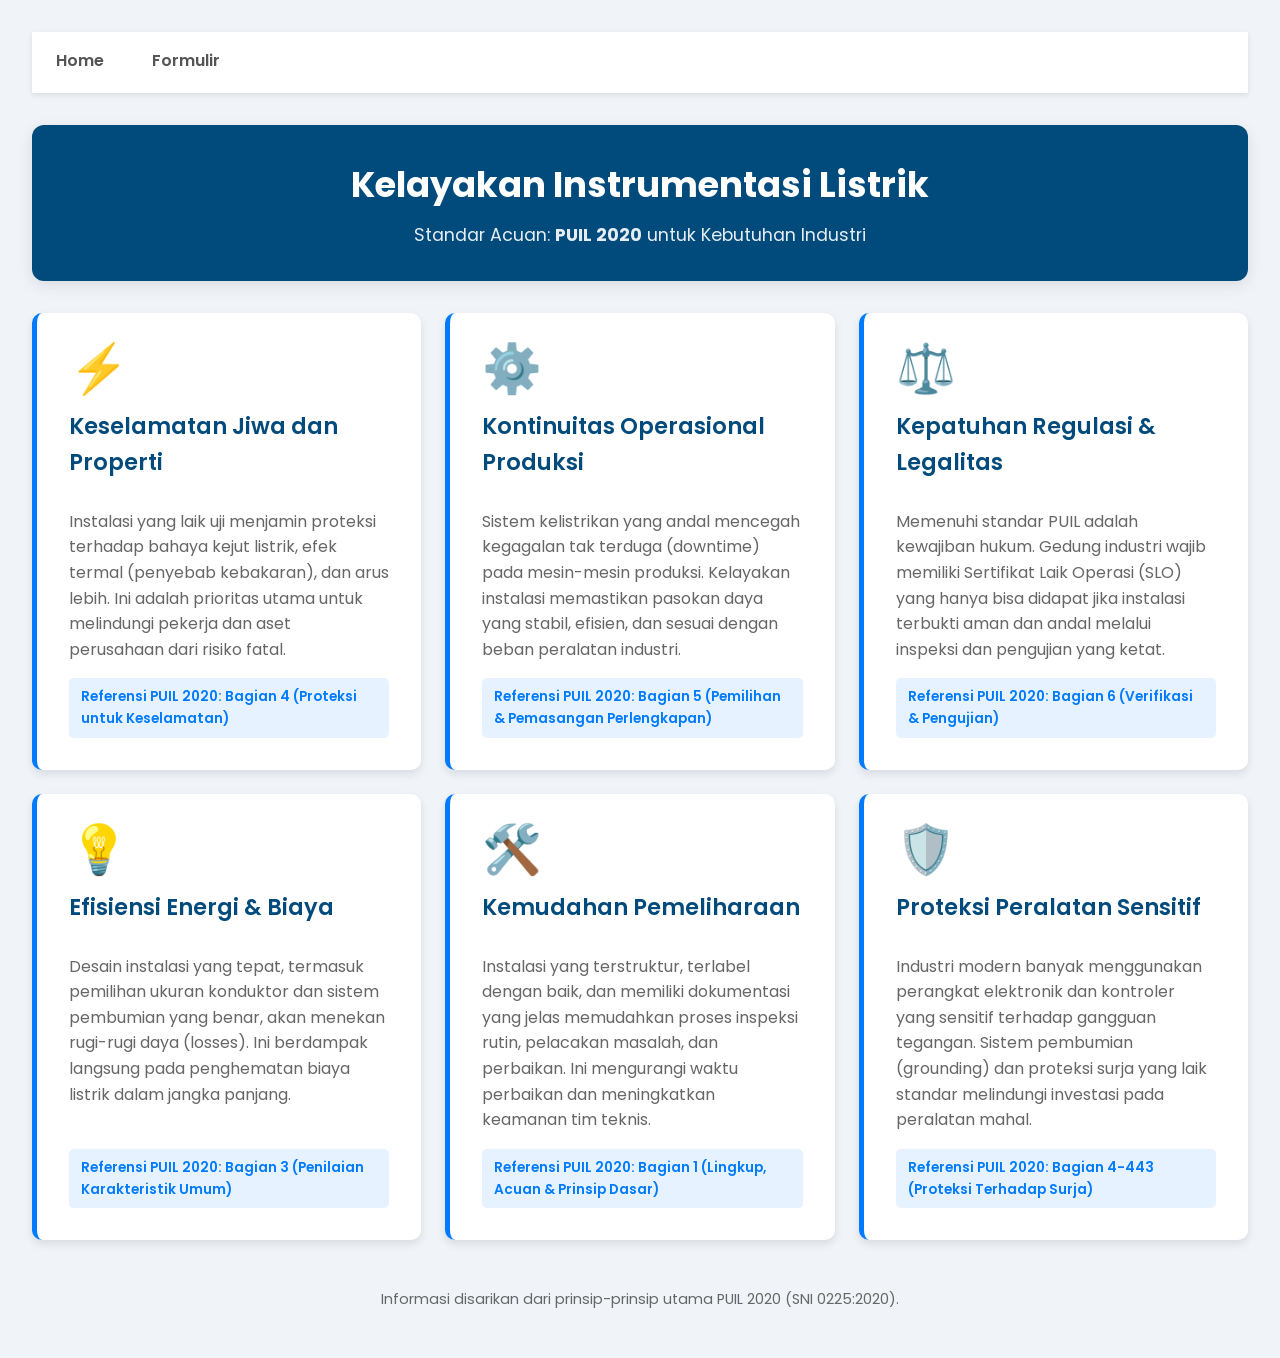
<file: index.html>
<!DOCTYPE html>
<html lang="id">
	<head>
		<meta charset="UTF-8" />
		<meta name="viewport" content="width=device-width, initial-scale=1.0" />
		<title>Dashboard Kelayakan Instrumentasi Listrik Industri | PUIL 2020</title>
		<link rel="stylesheet" href="./css/style2.css" />
		<link rel="preconnect" href="https://fonts.googleapis.com" />
		<link rel="preconnect" href="https://fonts.gstatic.com" crossorigin />
		<link href="https://fonts.googleapis.com/css2?family=Poppins:wght@400;600;700&display=swap" rel="stylesheet" />
	</head>
	<body>
		<nav class="navbar">
			<ul class="nav-links">
				<li><a href="./index.html">Home</a></li>
				<li><a href="./form.html">Formulir</a></li>
			</ul>
		</nav>

		<div class="container">
			<header>
				<h1>Kelayakan Instrumentasi Listrik</h1>
				<p>Standar Acuan: <strong>PUIL 2020</strong> untuk Kebutuhan Industri</p>
			</header>

			<main class="dashboard-grid">
				<article class="card">
					<div class="card-icon">⚡</div>
					<h2 class="card-title">Keselamatan Jiwa dan Properti</h2>
					<p class="card-description">Instalasi yang laik uji menjamin proteksi terhadap bahaya kejut listrik, efek termal (penyebab kebakaran), dan arus lebih. Ini adalah prioritas utama untuk melindungi pekerja dan aset perusahaan dari risiko fatal.</p>
					<div class="card-reference">Referensi PUIL 2020: Bagian 4 (Proteksi untuk Keselamatan)</div>
				</article>

				<article class="card">
					<div class="card-icon">⚙️</div>
					<h2 class="card-title">Kontinuitas Operasional Produksi</h2>
					<p class="card-description">Sistem kelistrikan yang andal mencegah kegagalan tak terduga (downtime) pada mesin-mesin produksi. Kelayakan instalasi memastikan pasokan daya yang stabil, efisien, dan sesuai dengan beban peralatan industri.</p>
					<div class="card-reference">Referensi PUIL 2020: Bagian 5 (Pemilihan & Pemasangan Perlengkapan)</div>
				</article>

				<article class="card">
					<div class="card-icon">⚖️</div>
					<h2 class="card-title">Kepatuhan Regulasi & Legalitas</h2>
					<p class="card-description">Memenuhi standar PUIL adalah kewajiban hukum. Gedung industri wajib memiliki Sertifikat Laik Operasi (SLO) yang hanya bisa didapat jika instalasi terbukti aman dan andal melalui inspeksi dan pengujian yang ketat.</p>
					<div class="card-reference">Referensi PUIL 2020: Bagian 6 (Verifikasi & Pengujian)</div>
				</article>

				<article class="card">
					<div class="card-icon">💡</div>
					<h2 class="card-title">Efisiensi Energi & Biaya</h2>
					<p class="card-description">Desain instalasi yang tepat, termasuk pemilihan ukuran konduktor dan sistem pembumian yang benar, akan menekan rugi-rugi daya (losses). Ini berdampak langsung pada penghematan biaya listrik dalam jangka panjang.</p>
					<div class="card-reference">Referensi PUIL 2020: Bagian 3 (Penilaian Karakteristik Umum)</div>
				</article>

				<article class="card">
					<div class="card-icon">🛠️</div>
					<h2 class="card-title">Kemudahan Pemeliharaan</h2>
					<p class="card-description">Instalasi yang terstruktur, terlabel dengan baik, dan memiliki dokumentasi yang jelas memudahkan proses inspeksi rutin, pelacakan masalah, dan perbaikan. Ini mengurangi waktu perbaikan dan meningkatkan keamanan tim teknis.</p>
					<div class="card-reference">Referensi PUIL 2020: Bagian 1 (Lingkup, Acuan & Prinsip Dasar)</div>
				</article>

				<article class="card">
					<div class="card-icon">🛡️</div>
					<h2 class="card-title">Proteksi Peralatan Sensitif</h2>
					<p class="card-description">Industri modern banyak menggunakan perangkat elektronik dan kontroler yang sensitif terhadap gangguan tegangan. Sistem pembumian (grounding) dan proteksi surja yang laik standar melindungi investasi pada peralatan mahal.</p>
					<div class="card-reference">Referensi PUIL 2020: Bagian 4-443 (Proteksi Terhadap Surja)</div>
				</article>
			</main>

			<footer>
				<p>Informasi disarikan dari prinsip-prinsip utama PUIL 2020 (SNI 0225:2020).</p>
			</footer>
		</div>

		<script src="./js/home.js"></script>
	</body>
</html>
</file>
<file: css/style2.css>
/* General Styling */
:root {
    --primary-bg: #f0f4f8;
    --card-bg: #ffffff;
    --text-dark: #333333;
    --text-light: #666666;
    --header-bg: #004a7c;
    --header-text: #ffffff;
    --accent-color: #007bff;
    --shadow-color: rgba(0, 0, 0, 0.1);
}

body {
    font-family: 'Poppins', sans-serif;
    background-color: var(--primary-bg);
    color: var(--text-dark);
    margin: 0;
    padding: 2rem;
    line-height: 1.6;
}

.container {
    max-width: 1400px;
    margin: 0 auto;
}

/* Header */
header {
    background-color: var(--header-bg);
    color: var(--header-text);
    text-align: center;
    padding: 2rem;
    border-radius: 12px;
    margin-bottom: 2rem;
    box-shadow: 0 4px 15px var(--shadow-color);
}

header h1 {
    margin: 0;
    font-size: 2.2rem;
    font-weight: 700;
}

header p {
    margin: 0.5rem 0 0;
    font-size: 1.1rem;
    opacity: 0.9;
}

/* Dashboard Grid Layout */
.dashboard-grid {
    display: grid;
    grid-template-columns: repeat(auto-fit, minmax(320px, 1fr));
    gap: 1.5rem;
}

/* Navbar */
.navbar {
    background-color: #ffffff;
    width: 100%;
    box-shadow: 0 2px 5px rgba(0, 0, 0, 0.1);
    margin-bottom: 2rem;
}

.nav-links {
    display: flex;
    justify-content: flex-start;
    list-style: none;
    margin: 0;
    padding: 0;
}

.nav-links a {
    display: block;
    color: #555555;
    text-decoration: none;
    font-size: 1rem;
    font-weight: 600;
    padding: 16px 24px;
    transition: all 0.3s ease;
    border-bottom: 3px solid transparent;
}

.nav-links a:hover {
    color: #007bff;
    background-color: #f8f9fa;
}

.nav-links a.active {
    color: #007bff;
    border-bottom: 3px solid #007bff;
}

/* Card Styling */
.card {
    background-color: var(--card-bg);
    border-radius: 10px;
    padding: 2rem;
    box-shadow: 0 4px 8px var(--shadow-color);
    border-left: 5px solid var(--accent-color);
    display: flex;
    flex-direction: column;
    transition: transform 0.3s ease, box-shadow 0.3s ease;
}

.card:hover {
    transform: translateY(-5px);
    box-shadow: 0 8px 16px rgba(0, 0, 0, 0.15);
}

.card-icon {
    font-size: 3rem;
    margin-bottom: 1rem;
    line-height: 1;
}

.card-title {
    font-size: 1.4rem;
    margin: 0 0 0.75rem 0;
    color: var(--header-bg);
    font-weight: 600;
}

.card-description {
    font-size: 1rem;
    color: var(--text-light);
    flex-grow: 1;
    margin-bottom: 1rem;
}

.card-reference {
    font-size: 0.85rem;
    color: var(--accent-color);
    font-weight: 600;
    background-color: #e6f2ff;
    padding: 0.5rem 0.75rem;
    border-radius: 5px;
    align-self: flex-start;
}

/* Footer */
footer {
    text-align: center;
    margin-top: 3rem;
    font-size: 0.9rem;
    color: var(--text-light);
}

/* === Responsive adjustments === */
@media (max-width: 768px) {
    body {
        padding: 1rem;
    }
    
    header h1 {
        font-size: 1.8rem;
    }
    
    header p {
        font-size: 1rem;
    }
    
    .card {
        padding: 1.5rem;
    }
    
    /* --- PENAMBAHAN UNTUK FLEKSIBILITAS TEKS --- */
    .card-icon {
        font-size: 2.5rem; /* Perkecil ikon */
    }

    .card-title {
        font-size: 1.2rem; /* Perkecil judul kartu */
    }

    .card-description {
        font-size: 0.95rem; /* Perkecil teks deskripsi */
    }

    .nav-links {
        flex-wrap: wrap; /* Izinkan item navbar untuk turun baris jika tidak muat */
        justify-content: center; /* Posisikan di tengah agar rapi saat turun baris */
    }
    /* --- AKHIR PENAMBAHAN --- */
}
</file>
